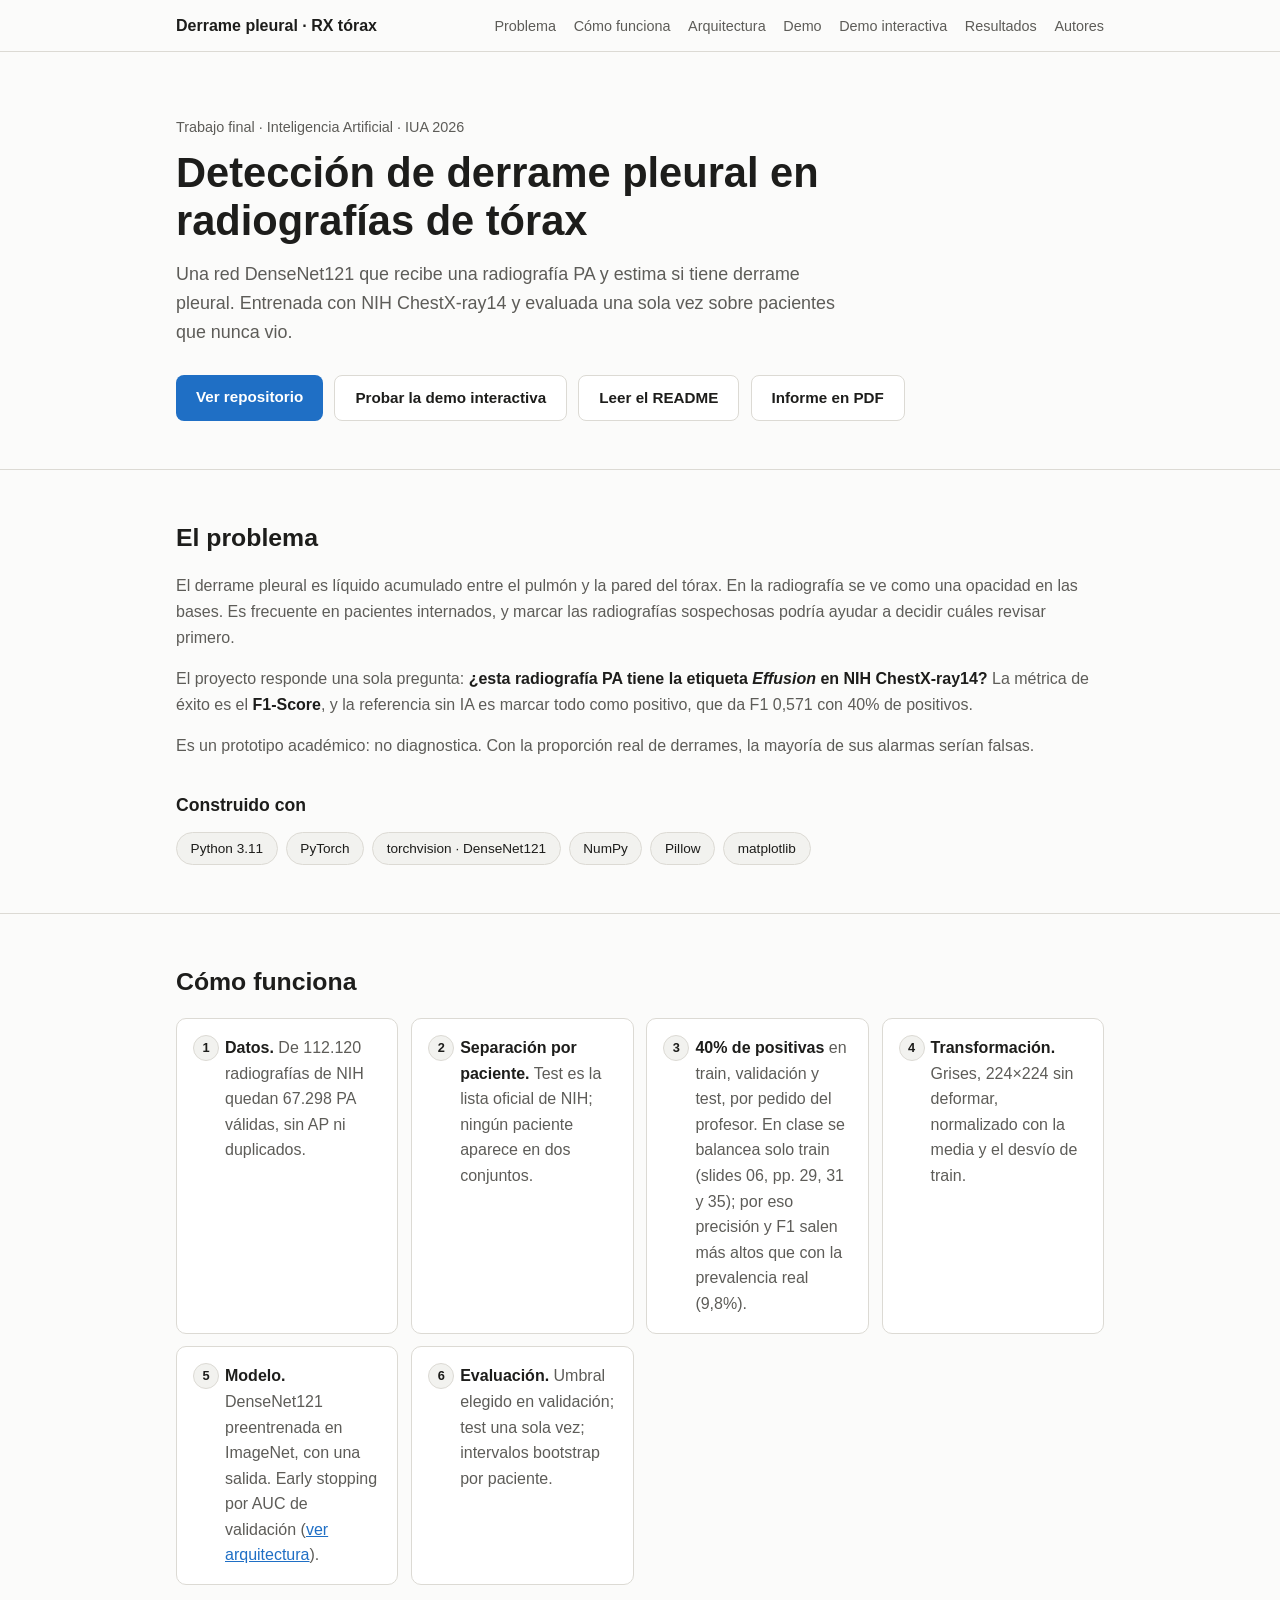
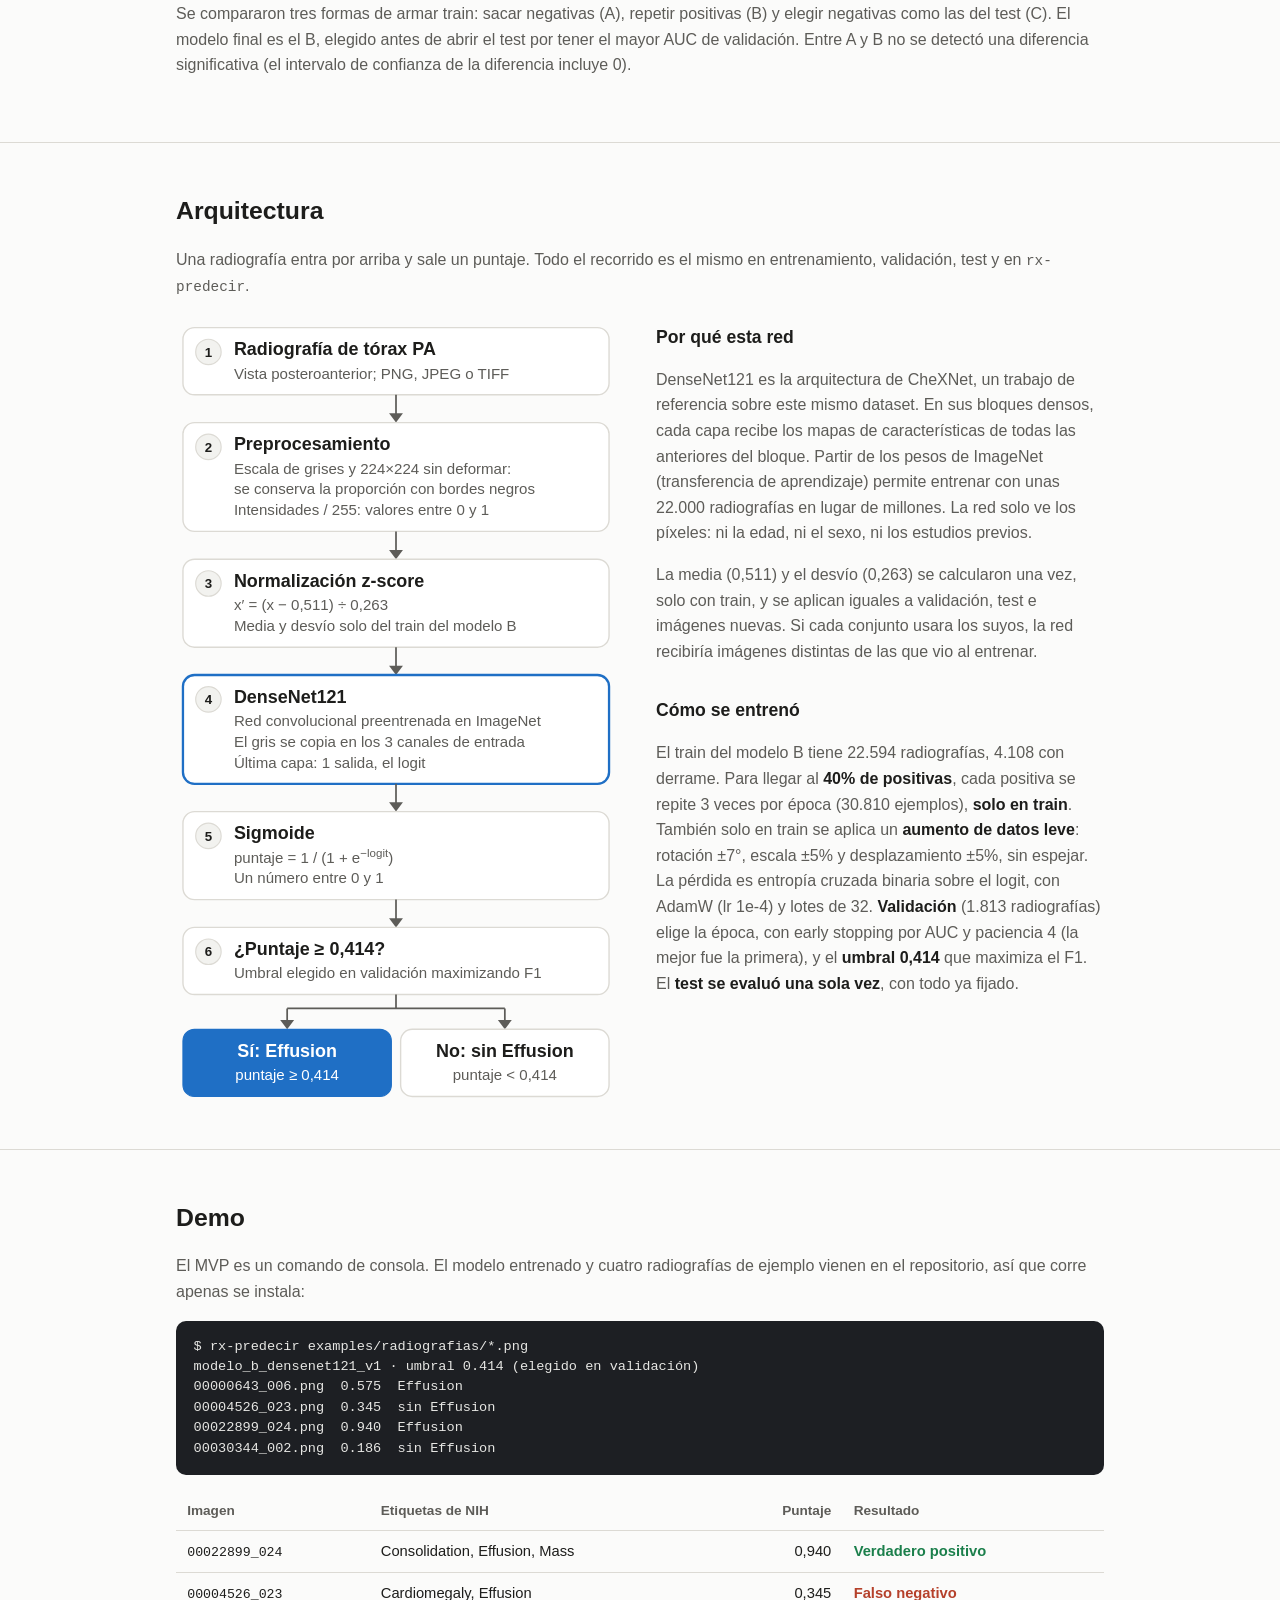
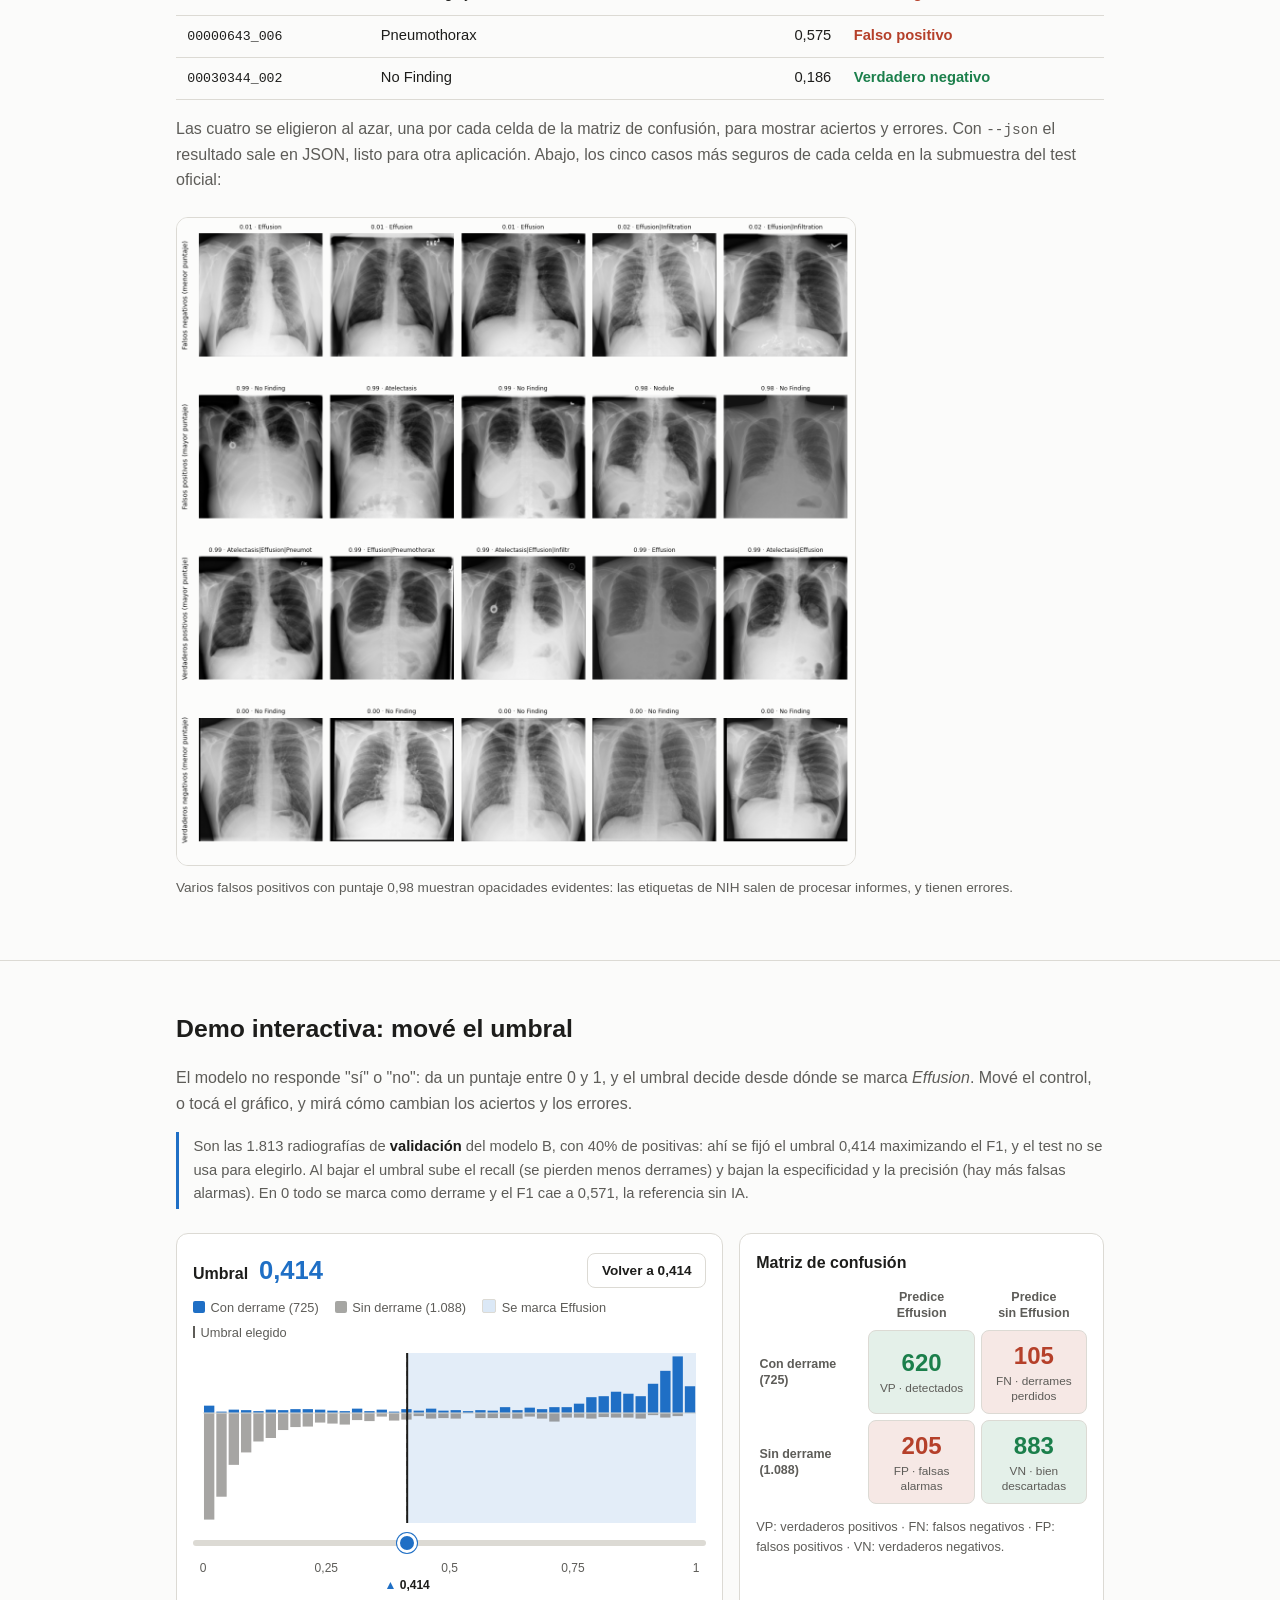
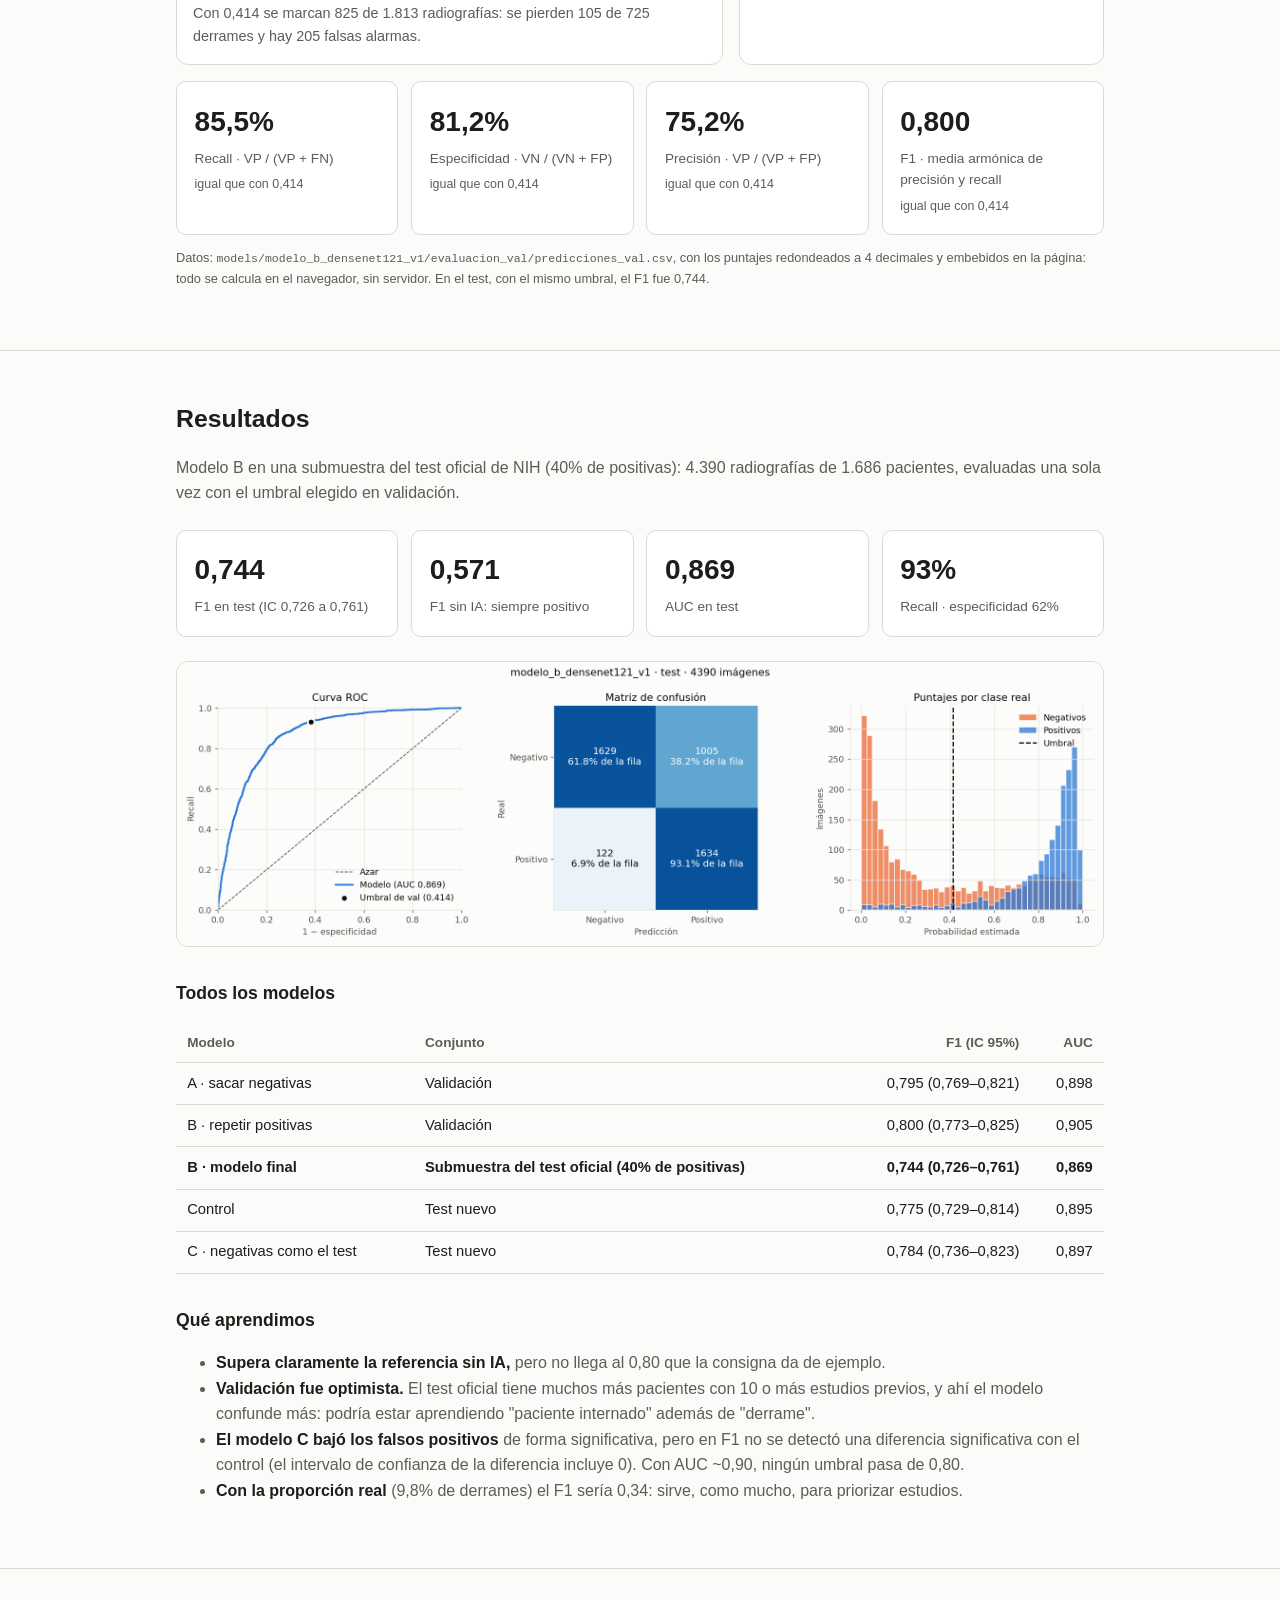
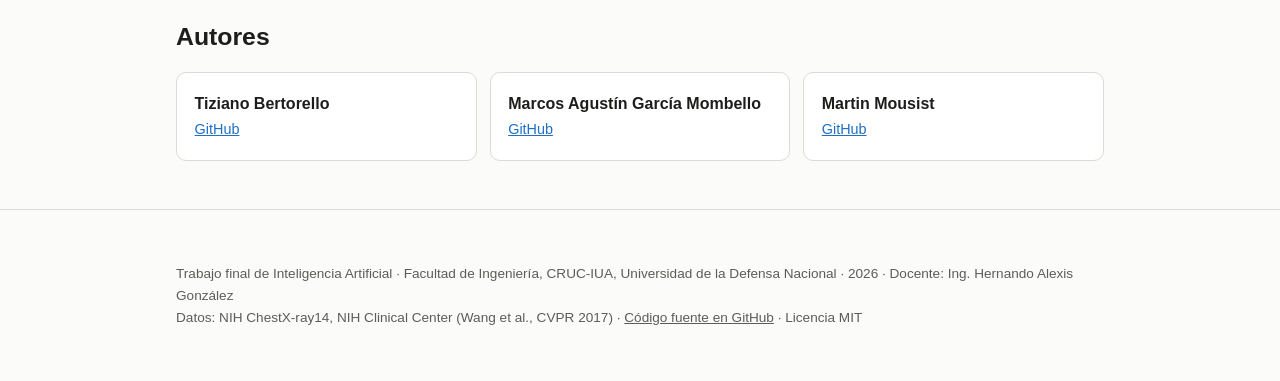
<file: docs/index.html>
<!DOCTYPE html>
<html lang="es">
<head>
  <meta charset="UTF-8">
  <meta name="viewport" content="width=device-width, initial-scale=1.0">
  <title>Derrame pleural en radiografías</title>
  <meta name="description" content="DenseNet121 que detecta derrame pleural (Effusion) en radiografías de tórax PA de NIH ChestX-ray14. Trabajo final de Inteligencia Artificial, IUA 2026.">
  <link rel="stylesheet" href="assets/style.css">
  <style>
    /* Arquitectura y demo interactiva. Usan las variables de assets/style.css, así que siguen el modo oscuro. */
    .arq { display: grid; grid-template-columns: minmax(0, 1fr); gap: 1.5rem 2.5rem; align-items: start; margin-top: 1.5rem; }
    .arq-diagrama { max-width: 460px; width: 100%; margin: 0 auto; }
    @media (min-width: 820px) { .arq { grid-template-columns: minmax(0, 440px) minmax(0, 1fr); } }
    .arq h3:first-child { margin-top: 0; }
    svg.diagrama { width: 100%; height: auto; display: block; }
    .diagrama .caja { fill: var(--card); stroke: var(--line); stroke-width: 1.2; }
    .diagrama .caja-red { fill: var(--card); stroke: var(--accent); stroke-width: 2; }
    .diagrama .caja-si { fill: var(--accent); stroke: var(--accent); }
    .diagrama .t { fill: var(--text); font-size: 15.5px; font-weight: 700; }
    .diagrama .d { fill: var(--text-muted); font-size: 13px; }
    .diagrama .t-si { fill: var(--accent-text); font-size: 15.5px; font-weight: 700; }
    .diagrama .d-si { fill: var(--accent-text); font-size: 13px; }
    .diagrama .circ { fill: var(--bg-alt); stroke: var(--line); }
    .diagrama .n { fill: var(--text); font-size: 11.5px; font-weight: 700; }
    .diagrama .flecha { stroke: var(--text-muted); stroke-width: 1.5; fill: none; }
    .diagrama .punta { fill: var(--text-muted); }

    .nota { font-size: 0.92rem; border-left: 3px solid var(--accent); padding: 0.2rem 0 0.2rem 0.9rem; }
    .demo-grid { display: grid; grid-template-columns: minmax(0, 1fr); gap: 1rem; margin-top: 1.5rem; }
    @media (min-width: 780px) { .demo-grid { grid-template-columns: minmax(0, 3fr) minmax(0, 2fr); } }
    .panel { background: var(--card); border: 1px solid var(--line); border-radius: 12px; padding: 1rem; min-width: 0; }
    .panel h3 { margin: 0 0 0.6rem; font-size: 1rem; }
    .umbral-cabecera { display: flex; flex-wrap: wrap; align-items: center; justify-content: space-between; gap: 0.6rem; margin-bottom: 0.4rem; }
    .umbral-cabecera label { font-weight: 600; }
    .umbral-cabecera output { font-size: 1.6rem; font-weight: 700; font-variant-numeric: tabular-nums; margin-left: 0.4rem; color: var(--accent); }
    button.btn { cursor: pointer; font-family: inherit; line-height: inherit; }
    .btn-chico { padding: 0.35rem 0.85rem; font-size: 0.85rem; }
    .leyenda { display: flex; flex-wrap: wrap; gap: 0.3rem 1rem; font-size: 0.8rem; color: var(--text-muted); margin: 0.2rem 0 0.6rem; }
    .leyenda span::before { content: ""; display: inline-block; width: 0.75rem; height: 0.75rem; border-radius: 2px; margin-right: 0.35rem; vertical-align: -0.1rem; }
    .leyenda .l-pos::before { background: var(--accent); }
    .leyenda .l-neg::before { background: var(--text-muted); opacity: 0.55; }
    .leyenda .l-zona::before { background: color-mix(in srgb, var(--accent) 16%, transparent); border: 1px solid var(--line); }
    .leyenda .l-elegido::before { width: 0; height: 0.8rem; border-radius: 0; border-left: 2px dashed var(--text-muted); }
    .hist-wrap { padding: 0 10px; }
    svg.hist { display: block; width: 100%; height: 170px; touch-action: pan-y; cursor: pointer; }
    .hist .barra-pos { fill: var(--accent); }
    .hist .barra-neg { fill: var(--text-muted); opacity: 0.55; }
    .hist .zona { fill: var(--accent); opacity: 0.12; }
    .hist .eje { stroke: var(--line); stroke-width: 1; }
    .hist .linea-umbral { stroke: var(--text); stroke-width: 2; }
    .hist .linea-elegido { stroke: var(--text-muted); stroke-width: 1.5; stroke-dasharray: 5 4; }
    .rango-wrap { position: relative; margin-top: 0.4rem; }
    .rango { -webkit-appearance: none; appearance: none; display: block; width: 100%; height: 28px; margin: 0; background: transparent; cursor: pointer; }
    .rango:focus { outline: none; }
    .rango:focus-visible { outline: 2px solid var(--accent); outline-offset: 3px; border-radius: 6px; }
    .rango::-webkit-slider-runnable-track { height: 6px; border-radius: 3px; background: var(--line); }
    .rango::-webkit-slider-thumb { -webkit-appearance: none; box-sizing: border-box; width: 20px; height: 20px; margin-top: -7px; border-radius: 50%; background: var(--accent); border: 3px solid var(--card); box-shadow: 0 0 0 1px var(--accent); }
    .rango::-moz-range-track { height: 6px; border-radius: 3px; background: var(--line); }
    .rango::-moz-range-thumb { box-sizing: border-box; width: 20px; height: 20px; border-radius: 50%; background: var(--accent); border: 3px solid var(--card); box-shadow: 0 0 0 1px var(--accent); }
    .escala { position: relative; height: 2.6rem; font-size: 0.75rem; color: var(--text-muted); font-variant-numeric: tabular-nums; }
    .escala span { position: absolute; top: 0.1rem; left: calc(10px + (100% - 20px) * var(--p)); transform: translateX(-50%); white-space: nowrap; }
    .escala .marca-elegido { top: 1.15rem; color: var(--text); font-weight: 600; }
    .escala .marca-elegido::before { content: "▲ "; color: var(--accent); }
    .resumen { font-size: 0.9rem; margin: 0.2rem 0 0; }
    table.mc { table-layout: fixed; border-collapse: separate; border-spacing: 6px; margin: -6px; width: calc(100% + 12px); font-size: 0.85rem; }
    table.mc th { border: 0; padding: 0.2rem; text-align: center; vertical-align: bottom; font-size: 0.78rem; line-height: 1.3; }
    table.mc th[scope="row"] { text-align: left; vertical-align: middle; width: 30%; }
    table.mc td { border: 1px solid var(--line); border-radius: 8px; padding: 0.6rem 0.3rem; text-align: center; vertical-align: middle; line-height: 1.25; }
    table.mc td strong { display: block; font-size: 1.5rem; font-variant-numeric: tabular-nums; }
    table.mc td span { display: block; font-size: 0.74rem; color: var(--text-muted); margin-top: 0.2rem; }
    table.mc td.mc-bien { background: color-mix(in srgb, var(--good) 12%, var(--card)); }
    table.mc td.mc-bien strong { color: var(--good); }
    table.mc td.mc-mal { background: color-mix(in srgb, var(--bad) 12%, var(--card)); }
    table.mc td.mc-mal strong { color: var(--bad); }
    .mc-pie { font-size: 0.8rem; color: var(--text-muted); margin: 0.8rem 0 0; }
    .stats.metricas { margin: 1rem 0 0.5rem; }
    .stat-card .delta { font-size: 0.78rem; color: var(--text-muted); margin-top: 0.35rem; font-variant-numeric: tabular-nums; }
    .fuente { font-size: 0.8rem; }
    .fuente code { overflow-wrap: anywhere; }
    .nw { white-space: nowrap; }
  </style>
</head>
<body>

  <nav>
    <div class="container">
      <span class="brand">Derrame pleural · RX tórax</span>
      <ul>
        <li><a href="#problema">Problema</a></li>
        <li><a href="#como">Cómo funciona</a></li>
        <li><a href="#arquitectura">Arquitectura</a></li>
        <li><a href="#demo">Demo</a></li>
        <li><a href="#umbral">Demo interactiva</a></li>
        <li><a href="#resultados">Resultados</a></li>
        <li><a href="#autores">Autores</a></li>
      </ul>
    </div>
  </nav>

  <header class="hero">
    <div class="container">
      <p class="eyebrow">Trabajo final · Inteligencia Artificial · IUA 2026</p>
      <h1>Detección de derrame pleural en radiografías de tórax</h1>
      <p class="tagline">Una red DenseNet121 que recibe una radiografía PA y estima si tiene derrame pleural. Entrenada con NIH ChestX-ray14 y evaluada una sola vez sobre pacientes que nunca vio.</p>
      <div class="cta-row">
        <a class="btn btn-primary" href="https://github.com/Marcouzis11/iaproyecto">Ver repositorio</a>
        <a class="btn btn-secondary" href="#umbral">Probar la demo interactiva</a>
        <a class="btn btn-secondary" href="https://github.com/Marcouzis11/iaproyecto#readme">Leer el README</a>
        <a class="btn btn-secondary" href="Informe_proceso_Effusion.pdf">Informe en PDF</a>
      </div>
    </div>
  </header>

  <section id="problema">
    <div class="container">
      <h2>El problema</h2>
      <p>El derrame pleural es líquido acumulado entre el pulmón y la pared del tórax. En la radiografía se ve como una opacidad en las bases. Es frecuente en pacientes internados, y marcar las radiografías sospechosas podría ayudar a decidir cuáles revisar primero.</p>
      <p>El proyecto responde una sola pregunta: <strong>¿esta radiografía PA tiene la etiqueta <em>Effusion</em> en NIH ChestX-ray14?</strong> La métrica de éxito es el <strong>F1-Score</strong>, y la referencia sin IA es marcar todo como positivo, que da F1 0,571 con 40% de positivos.</p>
      <p>Es un prototipo académico: no diagnostica. Con la proporción real de derrames, la mayoría de sus alarmas serían falsas.</p>

      <h3>Construido con</h3>
      <div class="pills">
        <span class="pill">Python 3.11</span>
        <span class="pill">PyTorch</span>
        <span class="pill">torchvision · DenseNet121</span>
        <span class="pill">NumPy</span>
        <span class="pill">Pillow</span>
        <span class="pill">matplotlib</span>
      </div>
    </div>
  </section>

  <section id="como">
    <div class="container">
      <h2>Cómo funciona</h2>
      <ol class="steps">
        <li><strong>Datos.</strong> De 112.120 radiografías de NIH quedan 67.298 PA válidas, sin AP ni duplicados.</li>
        <li><strong>Separación por paciente.</strong> Test es la lista oficial de NIH; ningún paciente aparece en dos conjuntos.</li>
        <li><strong>40% de positivas</strong> en train, validación y test, por pedido del profesor. En clase se balancea solo train (slides 06, pp. 29, 31 y 35); por eso precisión y F1 salen más altos que con la prevalencia real (9,8%).</li>
        <li><strong>Transformación.</strong> Grises, 224×224 sin deformar, normalizado con la media y el desvío de train.</li>
        <li><strong>Modelo.</strong> DenseNet121 preentrenada en ImageNet, con una salida. Early stopping por AUC de validación (<a href="#arquitectura">ver arquitectura</a>).</li>
        <li><strong>Evaluación.</strong> Umbral elegido en validación; test una sola vez; intervalos bootstrap por paciente.</li>
      </ol>
      <p>Se compararon tres formas de armar train: sacar negativas (A), repetir positivas (B) y elegir negativas como las del test (C). El modelo final es el B, elegido antes de abrir el test por tener el mayor AUC de validación. Entre A y B no se detectó una diferencia significativa (el intervalo de confianza de la diferencia incluye 0).</p>
    </div>
  </section>

  <section id="arquitectura">
    <div class="container">
      <h2>Arquitectura</h2>
      <p>Una radiografía entra por arriba y sale un puntaje. Todo el recorrido es el mismo en entrenamiento, validación, test y en <code>rx-predecir</code>.</p>
      <div class="arq">
        <div class="arq-diagrama">
          <svg class="diagrama" viewBox="0 0 380 672" role="img" aria-labelledby="arq-titulo arq-desc">
            <title id="arq-titulo">Recorrido de una radiografía por el modelo</title>
            <desc id="arq-desc">Radiografía PA; escala de grises, 224 por 224 conservando la proporción con bordes negros e intensidades divididas por 255; z-score con media 0,511 y desvío 0,263 de train; DenseNet121 preentrenada en ImageNet con una sola salida; sigmoide que da un puntaje de 0 a 1; si el puntaje es mayor o igual a 0,414 la radiografía se marca como Effusion.</desc>

            <rect class="caja" x="6" y="4" width="368" height="58" rx="10"/>
            <circle class="circ" cx="28" cy="25" r="11"/><text class="n" x="28" y="29" text-anchor="middle">1</text>
            <text class="t" x="50" y="28">Radiografía de tórax PA</text>
            <text class="d" x="50" y="48">Vista posteroanterior; PNG, JPEG o TIFF</text>

            <line class="flecha" x1="190" y1="62" x2="190" y2="79"/><polygon class="punta" points="184,78 196,78 190,86"/>

            <rect class="caja" x="6" y="86" width="368" height="94" rx="10"/>
            <circle class="circ" cx="28" cy="107" r="11"/><text class="n" x="28" y="111" text-anchor="middle">2</text>
            <text class="t" x="50" y="110">Preprocesamiento</text>
            <text class="d" x="50" y="130">Escala de grises y 224×224 sin deformar:</text>
            <text class="d" x="50" y="148">se conserva la proporción con bordes negros</text>
            <text class="d" x="50" y="166">Intensidades / 255: valores entre 0 y 1</text>

            <line class="flecha" x1="190" y1="180" x2="190" y2="197"/><polygon class="punta" points="184,196 196,196 190,204"/>

            <rect class="caja" x="6" y="204" width="368" height="76" rx="10"/>
            <circle class="circ" cx="28" cy="225" r="11"/><text class="n" x="28" y="229" text-anchor="middle">3</text>
            <text class="t" x="50" y="228">Normalización z-score</text>
            <text class="d" x="50" y="248">x′ = (x − 0,511) ÷ 0,263</text>
            <text class="d" x="50" y="266">Media y desvío solo del train del modelo B</text>

            <line class="flecha" x1="190" y1="280" x2="190" y2="297"/><polygon class="punta" points="184,296 196,296 190,304"/>

            <rect class="caja-red" x="6" y="304" width="368" height="94" rx="10"/>
            <circle class="circ" cx="28" cy="325" r="11"/><text class="n" x="28" y="329" text-anchor="middle">4</text>
            <text class="t" x="50" y="328">DenseNet121</text>
            <text class="d" x="50" y="348">Red convolucional preentrenada en ImageNet</text>
            <text class="d" x="50" y="366">El gris se copia en los 3 canales de entrada</text>
            <text class="d" x="50" y="384">Última capa: 1 salida, el logit</text>

            <line class="flecha" x1="190" y1="398" x2="190" y2="415"/><polygon class="punta" points="184,414 196,414 190,422"/>

            <rect class="caja" x="6" y="422" width="368" height="76" rx="10"/>
            <circle class="circ" cx="28" cy="443" r="11"/><text class="n" x="28" y="447" text-anchor="middle">5</text>
            <text class="t" x="50" y="446">Sigmoide</text>
            <text class="d" x="50" y="466">puntaje = 1 / (1 + e<tspan dy="-5" font-size="10">−logit</tspan><tspan dy="5">)</tspan></text>
            <text class="d" x="50" y="484">Un número entre 0 y 1</text>

            <line class="flecha" x1="190" y1="498" x2="190" y2="515"/><polygon class="punta" points="184,514 196,514 190,522"/>

            <rect class="caja" x="6" y="522" width="368" height="58" rx="10"/>
            <circle class="circ" cx="28" cy="543" r="11"/><text class="n" x="28" y="547" text-anchor="middle">6</text>
            <text class="t" x="50" y="546">¿Puntaje ≥ 0,414?</text>
            <text class="d" x="50" y="566">Umbral elegido en validación maximizando F1</text>

            <path class="flecha" d="M190 580 V592 M96 592 H284 M96 592 V603 M284 592 V603"/>
            <polygon class="punta" points="90,602 102,602 96,610"/>
            <polygon class="punta" points="278,602 290,602 284,610"/>

            <rect class="caja-si" x="6" y="610" width="180" height="58" rx="10"/>
            <text class="t-si" x="96" y="634" text-anchor="middle">Sí: Effusion</text>
            <text class="d-si" x="96" y="654" text-anchor="middle">puntaje ≥ 0,414</text>

            <rect class="caja" x="194" y="610" width="180" height="58" rx="10"/>
            <text class="t" x="284" y="634" text-anchor="middle">No: sin Effusion</text>
            <text class="d" x="284" y="654" text-anchor="middle">puntaje &lt; 0,414</text>
          </svg>
        </div>
        <div>
          <h3>Por qué esta red</h3>
          <p>DenseNet121 es la arquitectura de CheXNet, un trabajo de referencia sobre este mismo dataset. En sus bloques densos, cada capa recibe los mapas de características de todas las anteriores del bloque. Partir de los pesos de ImageNet (transferencia de aprendizaje) permite entrenar con unas 22.000 radiografías en lugar de millones. La red solo ve los píxeles: ni la edad, ni el sexo, ni los estudios previos.</p>
          <p>La media (0,511) y el desvío (0,263) se calcularon una vez, solo con train, y se aplican iguales a validación, test e imágenes nuevas. Si cada conjunto usara los suyos, la red recibiría imágenes distintas de las que vio al entrenar.</p>

          <h3>Cómo se entrenó</h3>
          <p>El train del modelo B tiene 22.594 radiografías, 4.108 con derrame. Para llegar al <strong>40% de positivas</strong>, cada positiva se repite 3 veces por época (30.810 ejemplos), <strong>solo en train</strong>. También solo en train se aplica un <strong>aumento de datos leve</strong>: rotación ±7°, escala ±5% y desplazamiento ±5%, sin espejar. La pérdida es entropía cruzada binaria sobre el logit, con AdamW (lr 1e-4) y lotes de 32. <strong>Validación</strong> (1.813 radiografías) elige la época, con early stopping por AUC y paciencia 4 (la mejor fue la primera), y el <strong>umbral 0,414</strong> que maximiza el F1. El <strong>test se evaluó una sola vez</strong>, con todo ya fijado.</p>
        </div>
      </div>
    </div>
  </section>

  <section id="demo">
    <div class="container">
      <h2>Demo</h2>
      <p>El MVP es un comando de consola. El modelo entrenado y cuatro radiografías de ejemplo vienen en el repositorio, así que corre apenas se instala:</p>
<pre class="terminal">$ rx-predecir examples/radiografias/*.png
modelo_b_densenet121_v1 · umbral 0.414 (elegido en validación)
00000643_006.png  0.575  Effusion
00004526_023.png  0.345  sin Effusion
00022899_024.png  0.940  Effusion
00030344_002.png  0.186  sin Effusion</pre>
      <div class="table-wrap">
        <table>
          <thead><tr><th>Imagen</th><th>Etiquetas de NIH</th><th class="num">Puntaje</th><th>Resultado</th></tr></thead>
          <tbody>
            <tr><td><code>00022899_024</code></td><td>Consolidation, Effusion, Mass</td><td class="num">0,940</td><td class="ok">Verdadero positivo</td></tr>
            <tr><td><code>00004526_023</code></td><td>Cardiomegaly, Effusion</td><td class="num">0,345</td><td class="ko">Falso negativo</td></tr>
            <tr><td><code>00000643_006</code></td><td>Pneumothorax</td><td class="num">0,575</td><td class="ko">Falso positivo</td></tr>
            <tr><td><code>00030344_002</code></td><td>No Finding</td><td class="num">0,186</td><td class="ok">Verdadero negativo</td></tr>
          </tbody>
        </table>
      </div>
      <p>Las cuatro se eligieron al azar, una por cada celda de la matriz de confusión, para mostrar aciertos y errores. Con <code>--json</code> el resultado sale en JSON, listo para otra aplicación. Abajo, los cinco casos más seguros de cada celda en la submuestra del test oficial:</p>
      <div class="figure narrow"><img src="img/test_modelo_b_ejemplos.png" alt="Grilla de radiografías de la submuestra del test oficial: verdaderos positivos, falsos negativos, falsos positivos y verdaderos negativos, con su puntaje"></div>
      <p class="figure-caption">Varios falsos positivos con puntaje 0,98 muestran opacidades evidentes: las etiquetas de NIH salen de procesar informes, y tienen errores.</p>
    </div>
  </section>

  <section id="umbral">
    <div class="container">
      <h2>Demo interactiva: mové el umbral</h2>
      <p>El modelo no responde "sí" o "no": da un puntaje entre 0 y 1, y el umbral decide desde dónde se marca <em>Effusion</em>. Mové el control, o tocá el gráfico, y mirá cómo cambian los aciertos y los errores.</p>
      <p class="nota">Son las 1.813 radiografías de <strong>validación</strong> del modelo B, con 40% de positivas: ahí se fijó el umbral 0,414 maximizando el F1, y el test no se usa para elegirlo. Al bajar el umbral sube el recall (se pierden menos derrames) y bajan la especificidad y la precisión (hay más falsas alarmas). En 0 todo se marca como derrame y el F1 cae a 0,571, la referencia sin IA.</p>

      <div class="demo-grid">
        <div class="panel">
          <div class="umbral-cabecera">
            <label for="umbral-rango">Umbral <output id="umbral-valor" for="umbral-rango">0,414</output></label>
            <button type="button" class="btn btn-secondary btn-chico" id="umbral-volver">Volver a 0,414</button>
          </div>
          <div class="leyenda" aria-hidden="true">
            <span class="l-pos">Con derrame (725)</span>
            <span class="l-neg">Sin derrame (1.088)</span>
            <span class="l-zona">Se marca Effusion</span>
            <span class="l-elegido">Umbral elegido</span>
          </div>
          <div class="hist-wrap">
            <svg class="hist" id="umbral-hist" viewBox="0 0 1000 200" preserveAspectRatio="none" role="img" aria-label="Histograma de puntajes de validación: las radiografías con derrame arriba del eje y las sin derrame abajo, con la línea del umbral."></svg>
          </div>
          <div class="rango-wrap">
            <input class="rango" type="range" id="umbral-rango" min="0" max="1000" step="1" value="414" aria-valuetext="0,414">
          </div>
          <div class="escala" aria-hidden="true">
            <span style="--p: 0">0</span>
            <span style="--p: 0.25">0,25</span>
            <span style="--p: 0.5">0,5</span>
            <span style="--p: 0.75">0,75</span>
            <span style="--p: 1">1</span>
            <span class="marca-elegido" style="--p: 0.414">0,414</span>
          </div>
          <p class="resumen" id="umbral-resumen" aria-live="polite">Con 0,414 se marcan 825 de 1.813 radiografías: se pierden 105 de 725 derrames y hay 205 falsas alarmas.</p>
        </div>

        <div class="panel">
          <h3>Matriz de confusión</h3>
          <table class="mc">
            <thead>
              <tr><th></th><th scope="col">Predice<br>Effusion</th><th scope="col">Predice<br>sin Effusion</th></tr>
            </thead>
            <tbody>
              <tr>
                <th scope="row">Con derrame<br>(725)</th>
                <td class="mc-bien"><strong id="mc-vp">620</strong><span>VP · detectados</span></td>
                <td class="mc-mal"><strong id="mc-fn">105</strong><span>FN · derrames perdidos</span></td>
              </tr>
              <tr>
                <th scope="row">Sin derrame<br>(1.088)</th>
                <td class="mc-mal"><strong id="mc-fp">205</strong><span>FP · falsas alarmas</span></td>
                <td class="mc-bien"><strong id="mc-vn">883</strong><span>VN · bien descartadas</span></td>
              </tr>
            </tbody>
          </table>
          <p class="mc-pie">VP: verdaderos positivos · FN: falsos negativos · FP: falsos positivos · VN: verdaderos negativos.</p>
        </div>
      </div>

      <div class="stats metricas">
        <div class="stat-card"><div class="value" id="m-recall">85,5%</div><div class="label">Recall · <span class="nw">VP / (VP + FN)</span></div><div class="delta" id="d-recall">igual que con 0,414</div></div>
        <div class="stat-card"><div class="value" id="m-esp">81,2%</div><div class="label">Especificidad · <span class="nw">VN / (VN + FP)</span></div><div class="delta" id="d-esp">igual que con 0,414</div></div>
        <div class="stat-card"><div class="value" id="m-prec">75,2%</div><div class="label">Precisión · <span class="nw">VP / (VP + FP)</span></div><div class="delta" id="d-prec">igual que con 0,414</div></div>
        <div class="stat-card"><div class="value" id="m-f1">0,800</div><div class="label">F1 · media armónica de precisión y recall</div><div class="delta" id="d-f1">igual que con 0,414</div></div>
      </div>
      <p class="fuente">Datos: <code>models/modelo_b_densenet121_v1/evaluacion_val/predicciones_val.csv</code>, con los puntajes redondeados a 4 decimales y embebidos en la página: todo se calcula en el navegador, sin servidor. En el test, con el mismo umbral, el F1 fue 0,744.</p>
    </div>
  </section>

  <section id="resultados">
    <div class="container">
      <h2>Resultados</h2>
      <p>Modelo B en una submuestra del test oficial de NIH (40% de positivas): 4.390 radiografías de 1.686 pacientes, evaluadas una sola vez con el umbral elegido en validación.</p>

      <div class="stats">
        <div class="stat-card"><div class="value">0,744</div><div class="label">F1 en test (IC 0,726 a 0,761)</div></div>
        <div class="stat-card"><div class="value">0,571</div><div class="label">F1 sin IA: siempre positivo</div></div>
        <div class="stat-card"><div class="value">0,869</div><div class="label">AUC en test</div></div>
        <div class="stat-card"><div class="value">93%</div><div class="label">Recall · especificidad 62%</div></div>
      </div>

      <div class="figure"><img src="img/test_modelo_b.png" alt="Curva ROC, matriz de confusión y distribución de puntajes del modelo B en la submuestra del test oficial"></div>

      <h3>Todos los modelos</h3>
      <div class="table-wrap">
        <table>
          <thead><tr><th>Modelo</th><th>Conjunto</th><th class="num">F1 (IC 95%)</th><th class="num">AUC</th></tr></thead>
          <tbody>
            <tr><td>A · sacar negativas</td><td>Validación</td><td class="num">0,795 (0,769–0,821)</td><td class="num">0,898</td></tr>
            <tr><td>B · repetir positivas</td><td>Validación</td><td class="num">0,800 (0,773–0,825)</td><td class="num">0,905</td></tr>
            <tr class="highlight"><td>B · modelo final</td><td>Submuestra del test oficial (40% de positivas)</td><td class="num">0,744 (0,726–0,761)</td><td class="num">0,869</td></tr>
            <tr><td>Control</td><td>Test nuevo</td><td class="num">0,775 (0,729–0,814)</td><td class="num">0,895</td></tr>
            <tr><td>C · negativas como el test</td><td>Test nuevo</td><td class="num">0,784 (0,736–0,823)</td><td class="num">0,897</td></tr>
          </tbody>
        </table>
      </div>

      <h3>Qué aprendimos</h3>
      <ul>
        <li><strong>Supera claramente la referencia sin IA,</strong> pero no llega al 0,80 que la consigna da de ejemplo.</li>
        <li><strong>Validación fue optimista.</strong> El test oficial tiene muchos más pacientes con 10 o más estudios previos, y ahí el modelo confunde más: podría estar aprendiendo "paciente internado" además de "derrame".</li>
        <li><strong>El modelo C bajó los falsos positivos</strong> de forma significativa, pero en F1 no se detectó una diferencia significativa con el control (el intervalo de confianza de la diferencia incluye 0). Con AUC ~0,90, ningún umbral pasa de 0,80.</li>
        <li><strong>Con la proporción real</strong> (9,8% de derrames) el F1 sería 0,34: sirve, como mucho, para priorizar estudios.</li>
      </ul>
    </div>
  </section>

  <section id="autores">
    <div class="container">
      <h2>Autores</h2>
      <div class="authors">
        <div class="author-card">
          <div class="name">Tiziano Bertorello</div>
          <a href="https://github.com/tiziberto">GitHub</a>
        </div>
        <div class="author-card">
          <div class="name">Marcos Agustín García Mombello</div>
          <a href="https://github.com/Marcouzis11">GitHub</a>
        </div>
        <div class="author-card">
          <div class="name">Martin Mousist</div>
          <a href="https://github.com/MartinMousist">GitHub</a>
        </div>
      </div>
    </div>
  </section>

  <footer>
    <div class="container">
      <p>
        Trabajo final de Inteligencia Artificial · Facultad de Ingeniería, CRUC-IUA, Universidad de la Defensa Nacional · 2026 · Docente: Ing. Hernando Alexis González<br>
        Datos: NIH ChestX-ray14, NIH Clinical Center (Wang et al., CVPR 2017) ·
        <a href="https://github.com/Marcouzis11/iaproyecto">Código fuente en GitHub</a> · Licencia MIT
      </p>
    </div>
  </footer>

  <!-- Predicciones de validación del modelo B (target y puntaje, 4 decimales) para la demo del umbral -->
  <script type="application/json" id="datos-val">{"umbral":0.4139,"target":[0,1,1,0,0,0,0,1,0,0,0,1,1,1,1,1,1,0,1,1,0,0,1,1,1,0,1,1,0,0,0,0,0,1,0,0,0,0,0,1,1,0,0,0,0,1,1,1,0,0,1,1,0,0,1,0,0,0,1,1,0,0,0,0,0,1,1,1,1,0,0,0,1,1,1,1,0,0,0,0,1,1,0,0,1,1,0,0,0,1,0,0,1,0,0,1,1,1,1,1,0,0,0,0,0,1,1,1,1,1,0,0,0,1,0,0,1,1,0,0,1,0,1,1,1,0,1,0,1,0,0,1,0,0,0,0,0,1,0,0,1,1,1,1,1,0,1,1,1,1,0,0,0,1,1,0,0,0,1,1,0,0,0,1,1,1,0,0,0,0,1,0,1,1,0,1,0,0,1,0,0,0,0,0,0,1,0,0,0,0,0,1,0,0,0,1,0,0,0,0,0,1,0,0,1,1,0,0,0,1,1,0,0,0,0,0,0,0,1,1,0,1,1,1,1,1,0,1,0,0,0,1,1,0,0,0,0,1,1,0,0,0,0,1,0,0,0,0,0,0,0,0,0,0,0,0,0,1,1,0,1,1,1,1,1,1,0,1,0,1,0,0,0,1,0,1,1,1,0,1,0,0,0,1,1,1,1,1,1,1,1,0,0,1,1,1,1,1,1,1,1,1,0,1,0,0,1,1,1,1,0,0,0,0,1,1,1,0,1,1,0,1,1,0,0,0,0,0,0,0,0,0,1,0,0,1,1,1,0,1,1,0,1,1,0,0,0,0,0,1,0,0,1,1,0,0,0,0,1,0,1,1,1,1,1,0,1,0,0,1,0,1,1,1,1,1,1,1,0,0,0,1,1,1,0,0,1,0,0,0,1,0,1,0,0,0,0,0,0,1,1,1,0,0,0,0,0,0,0,0,1,0,1,1,0,1,1,1,1,0,0,1,1,0,0,1,0,1,1,0,0,0,0,1,1,1,1,0,0,0,0,0,1,0,1,1,1,1,1,1,1,1,1,0,1,1,1,1,1,1,0,1,1,1,1,0,0,0,0,0,1,1,0,0,0,0,1,0,1,0,0,0,0,0,0,0,1,1,0,1,0,0,0,1,0,0,1,1,1,1,1,0,0,0,0,1,0,0,0,0,0,0,0,0,1,0,0,0,1,0,0,0,0,1,0,0,1,1,1,0,0,0,1,0,0,1,0,0,0,0,1,1,0,0,0,0,1,0,0,1,1,0,0,1,0,0,0,0,0,0,1,1,0,1,1,0,1,1,1,0,1,1,1,0,0,0,0,0,0,0,0,0,0,0,0,0,0,1,1,0,0,0,0,0,0,0,0,0,0,0,0,0,1,0,0,0,1,0,0,0,0,0,0,0,0,1,1,1,0,0,0,0,0,0,1,1,0,0,0,0,0,0,0,0,0,0,1,0,1,1,1,1,0,0,0,0,0,0,1,1,1,1,1,1,1,1,1,1,0,1,0,0,1,0,1,1,0,0,0,0,0,0,1,0,0,1,1,1,0,0,0,1,1,1,0,0,1,1,0,0,0,0,0,0,0,0,0,0,0,1,0,1,1,0,0,1,0,0,0,0,1,0,1,0,0,0,1,0,0,1,1,0,1,1,1,1,0,0,0,0,1,1,0,0,1,0,0,0,0,0,0,0,0,0,1,0,0,0,1,0,0,1,0,1,0,0,0,0,1,0,0,1,1,0,1,1,0,0,0,0,0,0,0,1,0,0,0,0,0,1,1,0,0,1,0,0,0,0,1,1,1,1,1,1,1,0,0,0,0,0,0,0,0,1,1,1,1,0,0,0,0,0,0,0,1,0,0,1,1,1,0,0,0,0,0,0,0,0,0,1,0,0,0,0,1,0,1,1,0,0,0,0,0,0,1,1,1,0,0,0,0,1,1,1,0,1,0,0,0,0,1,0,0,0,0,0,0,0,0,0,0,1,1,0,0,0,1,1,0,0,0,0,0,0,0,0,0,0,0,0,0,0,1,0,0,0,0,1,0,0,0,1,1,1,0,0,0,0,0,0,0,1,0,1,1,1,0,0,0,1,0,0,0,0,1,0,0,0,1,1,1,1,1,1,1,1,1,1,1,0,1,0,1,1,1,1,1,0,1,0,1,0,0,0,0,1,1,1,0,1,0,0,1,1,0,0,0,0,1,1,0,0,0,1,0,1,1,0,1,0,0,0,0,0,0,0,0,0,1,1,0,1,1,0,0,0,1,1,0,0,0,0,0,0,0,0,0,0,0,0,0,0,0,0,0,0,0,0,0,0,0,0,0,0,0,1,1,0,0,0,0,0,0,0,0,0,0,0,0,0,0,0,0,0,0,1,0,0,1,1,1,1,0,0,1,1,0,0,1,1,1,0,0,0,0,0,0,1,0,0,0,0,0,0,0,0,0,1,1,1,0,0,1,0,0,1,0,0,1,1,1,1,1,0,0,1,1,0,0,0,0,1,1,1,1,0,1,1,0,0,0,0,0,1,1,0,1,1,0,0,0,0,0,0,0,0,0,0,0,0,1,0,0,0,0,1,0,0,0,1,1,0,0,0,0,0,0,0,0,0,0,0,0,0,1,0,1,0,1,0,0,0,1,1,0,0,1,1,0,0,0,0,1,0,1,1,1,1,1,0,1,1,0,1,1,0,0,1,1,0,0,0,0,0,0,0,0,0,0,0,0,0,0,1,0,0,0,0,1,0,1,0,0,0,0,0,1,1,0,0,0,1,0,1,0,1,0,1,1,1,0,0,0,0,0,0,0,1,1,0,0,0,0,0,0,0,1,0,0,1,1,1,1,1,1,1,1,1,1,1,1,0,1,1,0,0,0,0,1,1,0,0,1,1,1,1,1,0,1,0,0,0,0,0,0,0,1,0,0,0,1,0,0,1,1,1,0,0,1,1,1,0,1,0,0,1,1,0,1,0,0,0,0,0,0,0,0,1,0,0,1,1,1,0,0,0,0,0,1,0,0,0,0,0,0,0,0,0,1,0,0,0,1,0,0,0,0,1,0,0,0,1,0,1,0,0,0,0,0,1,0,0,0,0,1,1,1,0,1,0,1,1,0,0,0,0,0,1,1,0,1,1,0,0,0,0,0,1,1,0,1,0,1,1,1,1,1,1,0,1,1,1,1,0,1,0,0,1,1,1,0,1,0,1,1,0,1,1,1,0,0,1,0,0,1,0,1,0,0,0,0,1,0,1,1,1,0,0,0,1,1,1,0,0,1,0,1,0,0,0,0,0,1,0,1,1,0,1,1,0,0,0,1,1,0,0,0,0,1,0,0,0,0,0,0,1,0,1,0,1,0,1,1,1,1,0,0,1,1,0,1,1,1,0,1,0,0,0,0,0,0,0,0,0,0,1,1,1,0,0,1,0,0,0,0,0,0,1,0,1,1,1,0,0,1,0,0,1,0,0,0,1,1,1,1,1,1,0,0,1,0,0,0,1,1,1,1,1,1,1,1,1,1,1,1,1,1,1,1,1,0,0,1,1,1,1,1,1,1,0,0,0,0,0,0,0,0,1,0,0,0,0,1,1,0,0,0,0,0,0,0,1,1,0,0,1,0,0,1,0,0,1,0,0,0,0,0,1,0,0,0,0,0,0,0,0,0,0,0,0,1,0,1,0,0,0,0,0,0,1,0,0,0,1,0,0,0,0,0,0,1,1,0,1,0,1,0,0,0,0,1,0,1,0,0,1,0,0,1,1,1,1,0,1,1,1,1,1,0,1,0,0,0,0,1,0,0,0,0,0,0,0,0,0,0,0,0,0,0,0,0,1,1,1,1,1,1,0,0,1,1,0,0,0,0,0,1,1,1,1,0,0,0,1,0,1,1,1,0,1,1,0,0,0,1,1,1,1,1,0,1,1,1,0,0,1,0,0,1,0,0,0,0,0,1,0,0,1,0,0,1,0,0,1,1,1,1,1,0,1,1,0,0,0,1,1,0,0,1,0,1,1,1,1,1,1,1,1,1,1,0,0,0,1,1,1,1,1,1,1,0,0,0,1,1,1,0,1,0,0,0,0,0,0,1,1,1,1,1,0,0,1,0],"score":[0.0078,0.9739,0.9352,0.8623,0.1733,0.1225,0.0076,0.9367,0.1101,0.1034,0.0176,0.9042,0.9642,0.8037,0.5162,0.8814,0.8675,0.0342,0.6594,0.8711,0.042,0.0155,0.7783,0.9405,0.8585,0.0604,0.8914,0.5425,0.0168,0.1723,0.0113,0.5631,0.23,0.9073,0.3574,0.1012,0.0618,0.0485,0.0991,0.7919,0.9174,0.0228,0.0234,0.0691,0.0101,0.8549,0.9434,0.9052,0.0241,0.0479,0.8579,0.7547,0.2001,0.0287,0.8103,0.0685,0.4571,0.3205,0.7074,0.5921,0.0092,0.0909,0.1413,0.0775,0.743,0.0051,0.9727,0.9662,0.9685,0.0409,0.0354,0.0713,0.9353,0.7447,0.7467,0.7634,0.1722,0.3986,0.2066,0.0258,0.2233,0.3175,0.0699,0.2509,0.8039,0.9283,0.0523,0.1305,0.398,0.4894,0.0671,0.0304,0.818,0.0348,0.0301,0.8474,0.8267,0.9588,0.9805,0.9803,0.0983,0.0344,0.1964,0.2644,0.0423,0.8409,0.8789,0.9439,0.8743,0.3048,0.2113,0.5844,0.8461,0.9643,0.3876,0.6079,0.9657,0.9043,0.7512,0.2635,0.8581,0.0122,0.2167,0.3541,0.9115,0.1324,0.9146,0.1227,0.7998,0.1173,0.7461,0.0937,0.4275,0.1837,0.082,0.2336,0.272,0.8375,0.4217,0.0704,0.9253,0.8024,0.9553,0.7714,0.6884,0.0571,0.9767,0.9515,0.9645,0.9474,0.088,0.0186,0.2341,0.9021,0.0681,0.1036,0.918,0.09,0.9393,0.8731,0.025,0.2909,0.2231,0.3939,0.962,0.7945,0.0161,0.0275,0.0551,0.6594,0.7739,0.0123,0.9598,0.9757,0.0427,0.9208,0.8328,0.0125,0.9332,0.1767,0.0521,0.6929,0.878,0.0403,0.0192,0.8464,0.3032,0.051,0.0084,0.015,0.6504,0.1483,0.0299,0.0324,0.125,0.7786,0.1387,0.0077,0.1433,0.0057,0.0167,0.1392,0.1194,0.1328,0.8447,0.281,0.0395,0.3118,0.506,0.7789,0.9001,0.2112,0.1619,0.014,0.0153,0.0487,0.2986,0.1466,0.8674,0.6352,0.0169,0.9613,0.9718,0.9313,0.0822,0.1551,0.0409,0.8691,0.0896,0.0496,0.0797,0.0715,0.9238,0.8811,0.5568,0.3356,0.0877,0.5012,0.7052,0.1862,0.0951,0.5003,0.0064,0.8783,0.0733,0.0569,0.1482,0.2033,0.0661,0.6427,0.7846,0.046,0.0129,0.0057,0.0157,0.2211,0.1954,0.9789,0.9278,0.7951,0.8464,0.8335,0.8136,0.749,0.4576,0.8184,0.7441,0.7789,0.687,0.9749,0.102,0.2475,0.0295,0.8453,0.7112,0.0073,0.0606,0.0837,0.0272,0.0877,0.01,0.047,0.0044,0.395,0.9756,0.8709,0.9584,0.9802,0.9893,0.7826,0.8215,0.3293,0.2637,0.9801,0.9493,0.9502,0.8894,0.4347,0.7997,0.7587,0.9503,0.9493,0.851,0.8756,0.2087,0.006,0.9809,0.9821,0.9889,0.9694,0.0486,0.1697,0.0483,0.1111,0.0165,0.006,0.7575,0.8426,0.015,0.8332,0.0766,0.8652,0.8675,0.0051,0.0047,0.0153,0.0106,0.1493,0.0698,0.0447,0.1074,0.4559,0.9725,0.8674,0.4796,0.9008,0.8921,0.7097,0.6661,0.7138,0.737,0.1024,0.4336,0.8267,0.1769,0.0026,0.0381,0.0726,0.047,0.9178,0.0127,0.0083,0.8409,0.8196,0.5503,0.1761,0.0188,0.0786,0.2622,0.1852,0.9438,0.9236,0.9458,0.9497,0.9023,0.5854,0.4972,0.0438,0.8871,0.7744,0.3487,0.6831,0.818,0.9443,0.8671,0.9505,0.7481,0.9023,0.8376,0.0432,0.0565,0.9513,0.8948,0.8335,0.0408,0.5111,0.778,0.1754,0.0255,0.0323,0.1927,0.3455,0.9681,0.0234,0.874,0.0654,0.625,0.0371,0.0419,0.9294,0.5658,0.8733,0.6386,0.3126,0.6758,0.0108,0.1357,0.1355,0.2637,0.0968,0.0029,0.0123,0.8478,0.9105,0.0777,0.15,0.9483,0.6133,0.9557,0.0351,0.0891,0.8561,0.8902,0.0559,0.369,0.8848,0.0577,0.9673,0.9467,0.0087,0.0049,0.1846,0.1106,0.4077,0.816,0.5828,0.9569,0.3101,0.008,0.0279,0.598,0.4757,0.809,0.04,0.7731,0.9506,0.8865,0.6118,0.8424,0.9375,0.4917,0.0556,0.9795,0.1516,0.9621,0.1468,0.9602,0.9535,0.9438,0.9533,0.1289,0.9337,0.934,0.7947,0.919,0.0294,0.0668,0.4697,0.0364,0.4828,0.944,0.843,0.6286,0.2333,0.0333,0.5615,0.8959,0.93,0.9353,0.0569,0.0993,0.7456,0.6199,0.4741,0.1983,0.0467,0.9832,0.8582,0.0782,0.8674,0.0088,0.0178,0.4771,0.9796,0.5871,0.8296,0.9702,0.9714,0.3446,0.8364,0.9297,0.8584,0.0141,0.0021,0.2765,0.684,0.1933,0.0145,0.0253,0.0197,0.0296,0.0341,0.4965,0.047,0.8006,0.2094,0.1364,0.0343,0.8258,0.8354,0.0245,0.0372,0.1418,0.9407,0.0091,0.0621,0.9815,0.9863,0.1098,0.0109,0.0067,0.2331,0.228,0.1059,0.7938,0.3542,0.1325,0.0056,0.1705,0.345,0.4822,0.7293,0.9177,0.0257,0.0079,0.5618,0.7566,0.052,0.5066,0.2715,0.8345,0.0089,0.3986,0.6259,0.0448,0.0201,0.1088,0.0471,0.0756,0.2684,0.7223,0.1797,0.2106,0.9246,0.8768,0.6045,0.7984,0.5795,0.0535,0.2788,0.8827,0.8598,0.8063,0.7176,0.4725,0.1895,0.0928,0.0887,0.0204,0.0858,0.3946,0.6909,0.6209,0.2991,0.0136,0.4869,0.0387,0.3305,0.9133,0.9405,0.0225,0.0692,0.1761,0.0343,0.3119,0.1537,0.0086,0.0922,0.1059,0.0198,0.0343,0.5709,0.2218,0.2957,0.1861,0.0704,0.1402,0.0057,0.443,0.0202,0.1626,0.1837,0.282,0.0584,0.0344,0.9836,0.9752,0.9429,0.0097,0.0699,0.1584,0.0757,0.3378,0.0352,0.9532,0.0229,0.0146,0.0135,0.0873,0.2337,0.0309,0.0623,0.048,0.0445,0.1433,0.9472,0.6702,0.1337,0.743,0.1154,0.9558,0.9428,0.0078,0.0485,0.0209,0.2032,0.1862,0.1824,0.1936,0.7766,0.9587,0.9614,0.9798,0.9898,0.9905,0.9718,0.9798,0.9792,0.1197,0.7132,0.08,0.3673,0.4609,0.241,0.9689,0.872,0.0371,0.0185,0.6849,0.0055,0.4879,0.582,0.7235,0.0504,0.0105,0.0129,0.9877,0.8486,0.0838,0.0563,0.2031,0.2334,0.6403,0.252,0.0057,0.0384,0.9202,0.5021,0.0936,0.3827,0.1437,0.5035,0.035,0.0429,0.007,0.0125,0.7578,0.0824,0.422,0.9654,0.0176,0.9868,0.9773,0.2186,0.5134,0.8441,0.1923,0.0481,0.1309,0.6081,0.6133,0.7903,0.1858,0.3207,0.2858,0.4232,0.8889,0.0297,0.9416,0.9439,0.9457,0.9297,0.9421,0.7818,0.9129,0.8681,0.1195,0.0099,0.0863,0.5065,0.9698,0.9226,0.0424,0.0447,0.985,0.9577,0.1556,0.128,0.6324,0.2244,0.3379,0.0504,0.0228,0.2254,0.9018,0.578,0.2403,0.1632,0.4625,0.0299,0.1629,0.6104,0.1376,0.8089,0.0081,0.0224,0.0649,0.1731,0.023,0.0665,0.0696,0.0107,0.9673,0.857,0.658,0.8216,0.0829,0.0751,0.2726,0.2324,0.0903,0.0084,0.8778,0.9673,0.0027,0.7001,0.4137,0.0474,0.0803,0.9833,0.9835,0.1023,0.0451,0.8506,0.0889,0.0421,0.1389,0.0678,0.9016,0.936,0.9649,0.1684,0.9354,0.8716,0.9289,0.0313,0.0388,0.2133,0.0073,0.0175,0.0882,0.0292,0.2167,0.6985,0.9115,0.8017,0.2575,0.1068,0.0257,0.0121,0.1146,0.1126,0.1144,0.0949,0.3688,0.0595,0.0122,0.8947,0.3604,0.3694,0.4003,0.0517,0.6818,0.0048,0.0191,0.0355,0.0228,0.4006,0.1291,0.8206,0.0689,0.0371,0.0503,0.1102,0.8209,0.1287,0.236,0.9399,0.5917,0.4419,0.6922,0.1357,0.382,0.1637,0.009,0.9729,0.4236,0.1556,0.033,0.0526,0.7461,0.9774,0.9579,0.9574,0.2371,0.9715,0.0728,0.3764,0.1867,0.09,0.6086,0.04,0.0501,0.0558,0.0855,0.0237,0.6308,0.6663,0.461,0.0307,0.052,0.6683,0.1661,0.0187,0.0054,0.103,0.9672,0.3143,0.0148,0.0372,0.0973,0.2779,0.0905,0.2739,0.032,0.1076,0.0636,0.0787,0.0145,0.2631,0.7926,0.772,0.5031,0.7075,0.0274,0.3504,0.0065,0.203,0.0108,0.4501,0.1118,0.9851,0.9629,0.9712,0.038,0.0271,0.0088,0.1432,0.1004,0.0158,0.7995,0.7214,0.2036,0.9125,0.9306,0.9164,0.0237,0.3496,0.1412,0.6947,0.4241,0.0743,0.0262,0.069,0.5231,0.158,0.5514,0.201,0.9219,0.9628,0.975,0.9718,0.9581,0.9544,0.9512,0.9794,0.781,0.9537,0.9407,0.0652,0.9749,0.9673,0.9712,0.9608,0.9615,0.9226,0.6497,0.4228,0.9061,0.9705,0.9679,0.0754,0.0272,0.7151,0.0143,0.9856,0.9505,0.0452,0.1993,0.5563,0.0231,0.0018,0.4228,0.0948,0.1417,0.0736,0.0377,0.0972,0.4888,0.8372,0.6866,0.2677,0.0205,0.3536,0.0317,0.752,0.7535,0.6584,0.7999,0.0748,0.0131,0.0622,0.1223,0.2978,0.0106,0.1515,0.0381,0.0025,0.4646,0.6001,0.7233,0.8756,0.9593,0.2803,0.1231,0.0096,0.7141,0.6875,0.0653,0.0546,0.0072,0.328,0.0025,0.6699,0.0887,0.1003,0.03,0.0056,0.0349,0.1356,0.2053,0.1859,0.0651,0.4977,0.0308,0.0128,0.0023,0.0131,0.3539,0.0441,0.0114,0.0189,0.3831,0.0148,0.0089,0.0132,0.1157,0.0028,0.1014,0.0258,0.0019,0.0189,0.0651,0.1302,0.1396,0.0666,0.0043,0.006,0.0508,0.021,0.0283,0.0271,0.0202,0.1563,0.0197,0.2567,0.0519,0.0896,0.9643,0.9829,0.9587,0.9072,0.7156,0.0357,0.4292,0.7559,0.4113,0.1777,0.9532,0.9171,0.9452,0.0685,0.0954,0.2206,0.0321,0.0771,0.0061,0.9669,0.088,0.0625,0.0609,0.2485,0.1599,0.0088,0.1479,0.7711,0.0368,0.8428,0.574,0.8442,0.1376,0.3034,0.5601,0.8844,0.8562,0.9011,0.0239,0.0463,0.9674,0.9318,0.9432,0.9498,0.9083,0.6477,0.8115,0.8819,0.8363,0.8872,0.4714,0.344,0.039,0.751,0.7754,0.775,0.7311,0.8557,0.0514,0.9073,0.3992,0.7515,0.0412,0.0344,0.011,0.8727,0.8476,0.0245,0.2311,0.4346,0.0305,0.0083,0.0807,0.7207,0.6126,0.0432,0.0575,0.0353,0.2046,0.0223,0.0919,0.1097,0.9415,0.2785,0.0108,0.0183,0.1734,0.9611,0.0385,0.0218,0.0408,0.7757,0.9863,0.1252,0.8321,0.0033,0.0115,0.0515,0.0515,0.0194,0.6264,0.2465,0.011,0.0678,0.0989,0.0955,0.8729,0.2493,0.8473,0.7621,0.5609,0.0471,0.0465,0.0138,0.672,0.9108,0.0179,0.1664,0.8909,0.894,0.1945,0.074,0.1241,0.2358,0.9414,0.0782,0.9112,0.9425,0.9783,0.7769,0.4116,0.6466,0.6614,0.0722,0.5849,0.8698,0.1751,0.5052,0.1239,0.5526,0.1318,0.0738,0.4103,0.0108,0.5947,0.122,0.2986,0.018,0.0572,0.0093,0.0299,0.1438,0.0125,0.1124,0.0414,0.9255,0.0713,0.0795,0.0701,0.0282,0.9478,0.0276,0.162,0.3962,0.2785,0.1235,0.0282,0.0514,0.9288,0.9765,0.113,0.057,0.2835,0.975,0.4363,0.3175,0.2936,0.8906,0.119,0.9218,0.8818,0.7934,0.1708,0.0038,0.0278,0.1104,0.0824,0.7507,0.122,0.699,0.8672,0.7845,0.0075,0.3268,0.009,0.015,0.3188,0.0232,0.91,0.0547,0.1859,0.7948,0.4709,0.807,0.8967,0.8833,0.7412,0.8637,0.9547,0.9436,0.9378,0.9556,0.7761,0.301,0.3527,0.7593,0.1468,0.0554,0.1693,0.0227,0.8187,0.5349,0.0255,0.7871,0.9146,0.9818,0.984,0.8139,0.2056,0.0485,0.9532,0.9266,0.1079,0.0965,0.8926,0.0847,0.0256,0.0268,0.978,0.0695,0.1185,0.1156,0.928,0.0258,0.7456,0.6399,0.8507,0.7901,0.8887,0.8768,0.9522,0.6087,0.7866,0.0845,0.8941,0.0275,0.0892,0.9609,0.9475,0.4292,0.1986,0.4217,0.0168,0.0235,0.269,0.1056,0.1739,0.693,0.4136,0.5796,0.5106,0.4468,0.5486,0.5371,0.7069,0.0373,0.0188,0.0085,0.3013,0.0535,0.8796,0.0479,0.0847,0.7782,0.5546,0.6134,0.0911,0.0215,0.0102,0.0064,0.2974,0.1796,0.0314,0.0502,0.0074,0.0794,0.0208,0.0578,0.0097,0.7905,0.071,0.0652,0.7992,0.9061,0.0938,0.0307,0.1736,0.128,0.0256,0.0144,0.05,0.42,0.0362,0.0583,0.0246,0.0266,0.669,0.8577,0.8251,0.8482,0.2412,0.0386,0.9547,0.9163,0.0315,0.1854,0.139,0.3277,0.2932,0.309,0.3276,0.8192,0.859,0.7522,0.8145,0.8006,0.0629,0.0288,0.2278,0.6073,0.6461,0.0059,0.8157,0.9566,0.9634,0.9169,0.9085,0.901,0.8314,0.8893,0.0433,0.8312,0.6705,0.8145,0.8113,0.1314,0.1437,0.0458,0.1706,0.9411,0.9796,0.9575,0.0658,0.6752,0.0145,0.3186,0.8327,0.0811,0.9189,0.9642,0.9244,0.0334,0.2507,0.7246,0.2742,0.1198,0.876,0.6061,0.8754,0.0049,0.7026,0.749,0.3652,0.9268,0.0388,0.7981,0.9512,0.9622,0.0652,0.0612,0.1383,0.9094,0.9232,0.927,0.6156,0.1308,0.9498,0.2087,0.8211,0.771,0.1387,0.0251,0.086,0.1052,0.3127,0.0469,0.9627,0.0147,0.343,0.9428,0.7436,0.3116,0.1636,0.0083,0.8267,0.6603,0.014,0.0036,0.3397,0.879,0.8885,0.92,0.0763,0.0157,0.0306,0.2337,0.9464,0.8853,0.1963,0.277,0.6312,0.7715,0.473,0.4707,0.8299,0.8385,0.8474,0.0152,0.0983,0.7869,0.416,0.025,0.1359,0.1925,0.9185,0.9467,0.97,0.395,0.0946,0.1589,0.0885,0.0585,0.2757,0.7099,0.3149,0.124,0.3808,0.8595,0.9186,0.6229,0.29,0.0732,0.7036,0.7021,0.0065,0.0119,0.0122,0.5728,0.0101,0.7964,0.8648,0.9326,0.9186,0.7481,0.214,0.0223,0.9582,0.1205,0.2357,0.4507,0.0288,0.0262,0.7107,0.7534,0.8421,0.9555,0.9711,0.824,0.9592,0.1333,0.0216,0.9447,0.0347,0.9687,0.2579,0.9684,0.8526,0.9696,0.9306,0.9566,0.9343,0.7752,0.824,0.957,0.9541,0.9498,0.8058,0.8444,0.8636,0.8028,0.8275,0.9072,0.075,0.9445,0.0877,0.4139,0.955,0.8585,0.926,0.9395,0.9411,0.3036,0.2627,0.1264,0.1138,0.072,0.0433,0.019,0.0094,0.9642,0.0967,0.027,0.2845,0.3605,0.5905,0.4724,0.0164,0.0166,0.0445,0.1711,0.0725,0.0042,0.2695,0.8243,0.4226,0.0502,0.0732,0.9592,0.2554,0.5184,0.3392,0.2235,0.7206,0.2952,0.7232,0.0525,0.0856,0.2788,0.0275,0.9487,0.8357,0.0007,0.0466,0.0072,0.0462,0.0116,0.9626,0.1244,0.0399,0.0069,0.0267,0.5916,0.8362,0.4016,0.8321,0.0119,0.0123,0.5216,0.0596,0.0163,0.0092,0.9463,0.8091,0.0378,0.2832,0.472,0.0189,0.1098,0.071,0.0115,0.0538,0.4712,0.756,0.9322,0.7018,0.8053,0.7437,0.729,0.0017,0.0015,0.0377,0.2512,0.02,0.0698,0.3114,0.2162,0.0998,0.8964,0.801,0.0044,0.9149,0.9745,0.9778,0.9679,0.8071,0.974,0.2463,0.8563,0.8393,0.8437,0.0607,0.785,0.0105,0.0051,0.0165,0.3313,0.4486,0.1018,0.0116,0.1536,0.0734,0.2138,0.0815,0.1011,0.1256,0.0343,0.0246,0.0097,0.2536,0.0812,0.4726,0.3946,0.1538,0.9038,0.6179,0.9341,0.9375,0.9767,0.961,0.0589,0.7583,0.94,0.615,0.0384,0.0237,0.008,0.1287,0.1088,0.981,0.9575,0.9695,0.2389,0.0457,0.1314,0.2702,0.2151,0.9088,0.9524,0.9433,0.9496,0.7898,0.9407,0.9329,0.7111,0.6682,0.0906,0.948,0.9835,0.9847,0.9825,0.9842,0.4854,0.0419,0.8811,0.9766,0.7429,0.0105,0.8136,0.0092,0.6485,0.923,0.0379,0.2804,0.1185,0.0088,0.0266,0.2027,0.0279,0.0587,0.9385,0.0492,0.041,0.6172,0.0376,0.0177,0.9484,0.9602,0.772,0.6573,0.6713,0.8944,0.7864,0.9644,0.1532,0.0873,0.1581,0.9511,0.8574,0.002,0.0089,0.2198,0.1381,0.9657,0.9552,0.9312,0.9602,0.9685,0.9731,0.9038,0.9266,0.9348,0.8054,0.6965,0.8168,0.0183,0.8425,0.9766,0.964,0.9662,0.9484,0.8509,0.1226,0.4799,0.3259,0.2074,0.1793,0.9784,0.9599,0.0947,0.9248,0.0187,0.5739,0.381,0.0166,0.0387,0.1402,0.3204,0.1628,0.8719,0.5052,0.8889,0.6838,0.7191,0.393,0.6006]}</script>
  <script>
    (function () {
      'use strict';
      var datos = JSON.parse(document.getElementById('datos-val').textContent);
      var y = datos.target, s = datos.score, n = s.length;
      // El control va en milésimas. En la posición 414 se usa el umbral guardado en el modelo
      // (0,413918), redondeado a 4 decimales como los puntajes: 0,4139. Se muestra como 0,414.
      var ELEGIDO = 414, UMBRAL_ELEGIDO = datos.umbral;
      var rango = document.getElementById('umbral-rango');
      var svg = document.getElementById('umbral-hist');
      var NS = 'http://www.w3.org/2000/svg';
      var $ = function (id) { return document.getElementById(id); };

      function umbralDe(k) { return k === ELEGIDO ? UMBRAL_ELEGIDO : k / 1000; }
      function dec(x, d) { return x.toFixed(d).replace('.', ','); }
      function pct(x) { return isNaN(x) ? '-' : dec(x * 100, 1) + '%'; }
      function miles(v) { return String(v).replace(/\B(?=(\d{3})+(?!\d))/g, '.'); }

      function calcular(t) {
        var vp = 0, fn = 0, fp = 0, vn = 0;
        for (var i = 0; i < n; i++) {
          if (s[i] >= t) { if (y[i] === 1) vp++; else fp++; }
          else { if (y[i] === 1) fn++; else vn++; }
        }
        return {
          vp: vp, fn: fn, fp: fp, vn: vn,
          recall: vp / (vp + fn),
          esp: vn / (vn + fp),
          prec: vp + fp > 0 ? vp / (vp + fp) : NaN,
          f1: vp > 0 ? 2 * vp / (2 * vp + fp + fn) : 0
        };
      }
      var ref = calcular(UMBRAL_ELEGIDO);

      // Histograma: 40 intervalos de 0,025; con derrame hacia arriba, sin derrame hacia abajo.
      var BINS = 40, pos = [], neg = [], i;
      for (i = 0; i < BINS; i++) { pos.push(0); neg.push(0); }
      for (i = 0; i < n; i++) {
        var b = Math.min(BINS - 1, Math.floor(s[i] * BINS));
        if (y[i] === 1) pos[b]++; else neg[b]++;
      }
      var maxPos = Math.max.apply(null, pos), maxNeg = Math.max.apply(null, neg);
      var ALTO = 200, MARGEN = 4, escalaY = (ALTO - 2 * MARGEN) / (maxPos + maxNeg);
      var eje = MARGEN + maxPos * escalaY, ancho = 1000 / BINS;

      function nodo(tag, attrs) {
        var el = document.createElementNS(NS, tag);
        for (var a in attrs) el.setAttribute(a, attrs[a]);
        svg.appendChild(el);
        return el;
      }
      var zona = nodo('rect', { 'class': 'zona', y: 0, height: ALTO });
      for (i = 0; i < BINS; i++) {
        var hp = pos[i] * escalaY, hn = neg[i] * escalaY;
        if (pos[i]) nodo('rect', { 'class': 'barra-pos', x: i * ancho + 2, width: ancho - 4, y: eje - hp, height: hp });
        if (neg[i]) nodo('rect', { 'class': 'barra-neg', x: i * ancho + 2, width: ancho - 4, y: eje, height: hn });
      }
      nodo('line', { 'class': 'eje', x1: 0, x2: 1000, y1: eje, y2: eje, 'vector-effect': 'non-scaling-stroke' });
      nodo('line', { 'class': 'linea-elegido', x1: ELEGIDO, x2: ELEGIDO, y1: 0, y2: ALTO, 'vector-effect': 'non-scaling-stroke' });
      var linea = nodo('line', { 'class': 'linea-umbral', y1: 0, y2: ALTO, 'vector-effect': 'non-scaling-stroke' });

      function delta(actual, base, esPct) {
        if (isNaN(actual) || isNaN(base)) return '';
        var d = esPct ? (actual - base) * 100 : actual - base;
        var txt = esPct ? dec(Math.abs(d), 1) + ' puntos' : dec(Math.abs(d), 3);
        if (txt === '0,0 puntos' || txt === '0,000') return 'igual que con 0,414';
        return (d > 0 ? '▲ +' : '▼ −') + txt + ' respecto de 0,414';
      }

      function actualizar() {
        var k = parseInt(rango.value, 10), t = umbralDe(k), m = calcular(t), txt = dec(k / 1000, 3);
        $('umbral-valor').textContent = txt;
        rango.setAttribute('aria-valuetext', txt);
        zona.setAttribute('x', k);
        zona.setAttribute('width', 1000 - k);
        linea.setAttribute('x1', k);
        linea.setAttribute('x2', k);
        $('mc-vp').textContent = miles(m.vp);
        $('mc-fn').textContent = miles(m.fn);
        $('mc-fp').textContent = miles(m.fp);
        $('mc-vn').textContent = miles(m.vn);
        $('m-recall').textContent = pct(m.recall);
        $('m-esp').textContent = pct(m.esp);
        $('m-prec').textContent = pct(m.prec);
        $('m-f1').textContent = dec(m.f1, 3);
        $('d-recall').textContent = delta(m.recall, ref.recall, true);
        $('d-esp').textContent = delta(m.esp, ref.esp, true);
        $('d-prec').textContent = delta(m.prec, ref.prec, true);
        $('d-f1').textContent = delta(m.f1, ref.f1, false);
        $('umbral-resumen').textContent = 'Con ' + txt + ' se marcan ' + miles(m.vp + m.fp) + ' de ' + miles(n) +
          ' radiografías: se pierden ' + miles(m.fn) + ' de ' + miles(m.vp + m.fn) + ' derrames y hay ' +
          miles(m.fp) + ' falsas alarmas.';
      }

      function desdePuntero(ev) {
        var r = svg.getBoundingClientRect();
        var k = Math.round((ev.clientX - r.left) / r.width * 1000);
        rango.value = Math.max(0, Math.min(1000, k));
        actualizar();
      }
      var arrastrando = false;
      svg.addEventListener('pointerdown', function (ev) {
        arrastrando = true;
        if (svg.setPointerCapture) svg.setPointerCapture(ev.pointerId);
        desdePuntero(ev);
      });
      svg.addEventListener('pointermove', function (ev) { if (arrastrando) desdePuntero(ev); });
      svg.addEventListener('pointerup', function () { arrastrando = false; });
      svg.addEventListener('pointercancel', function () { arrastrando = false; });

      rango.addEventListener('input', actualizar);
      $('umbral-volver').addEventListener('click', function () { rango.value = ELEGIDO; actualizar(); rango.focus(); });
      actualizar();
    })();
  </script>

</body>
</html>
</file>
<file: docs/assets/style.css>
:root {
  --bg: #fbfbfa;
  --bg-alt: #f2f2ef;
  --text: #1d1d1b;
  --text-muted: #5d5c58;
  --accent: #1f6fc5;
  --accent-text: #ffffff;
  --line: #dcdad4;
  --card: #ffffff;
  --code-bg: #1d1f23;
  --code-text: #e6e6e3;
  --good: #1b7f4b;
  --bad: #b5402a;
}

@media (prefers-color-scheme: dark) {
  :root:not([data-theme="light"]) {
    --bg: #141517;
    --bg-alt: #1b1d20;
    --text: #e9e8e4;
    --text-muted: #a3a29d;
    --accent: #6aa8ee;
    --accent-text: #0f1012;
    --line: #2d3035;
    --card: #1b1d20;
    --code-bg: #0e0f11;
    --code-text: #e6e6e3;
    --good: #5cc28c;
    --bad: #ec8a74;
  }
}

* { box-sizing: border-box; }

body {
  margin: 0;
  background: var(--bg);
  color: var(--text);
  font-family: -apple-system, BlinkMacSystemFont, "Segoe UI", Roboto, Helvetica, Arial, sans-serif;
  line-height: 1.6;
}

img { max-width: 100%; display: block; height: auto; }
a { color: var(--accent); }
code { font-family: ui-monospace, SFMono-Regular, Menlo, Consolas, monospace; font-size: 0.9em; }

.container { max-width: 960px; margin: 0 auto; padding: 0 16px; }

nav {
  position: sticky;
  top: 0;
  z-index: 10;
  background: color-mix(in srgb, var(--bg) 88%, transparent);
  backdrop-filter: blur(8px);
  border-bottom: 1px solid var(--line);
}
nav .container { display: flex; align-items: center; justify-content: space-between; gap: 1rem; padding-top: 0.8rem; padding-bottom: 0.8rem; }
nav .brand { font-weight: 700; white-space: nowrap; }
nav ul { list-style: none; display: flex; flex-wrap: wrap; gap: 0.3rem 1.1rem; margin: 0; padding: 0; }
nav ul a { color: var(--text-muted); font-size: 0.9rem; text-decoration: none; }
nav ul a:hover { color: var(--text); }

header.hero { padding: 4rem 0 3rem; }
header.hero .eyebrow { color: var(--text-muted); font-size: 0.9rem; margin: 0 0 0.6rem; }
header.hero h1 { font-size: clamp(1.8rem, 5vw, 2.6rem); line-height: 1.15; margin: 0 0 1rem; max-width: 760px; }
header.hero .tagline { font-size: 1.12rem; color: var(--text-muted); max-width: 680px; margin: 0 0 1.8rem; }

.cta-row { display: flex; gap: 0.7rem; flex-wrap: wrap; }
.btn { display: inline-block; padding: 0.6rem 1.25rem; border-radius: 8px; font-weight: 600; font-size: 0.95rem; text-decoration: none; }
.btn-primary { background: var(--accent); color: var(--accent-text); }
.btn-secondary { background: var(--card); color: var(--text); border: 1px solid var(--line); }
.btn:hover { opacity: 0.9; }

section { padding: 3rem 0; border-top: 1px solid var(--line); }
section h2 { font-size: 1.55rem; margin: 0 0 1rem; }
section h3 { font-size: 1.1rem; margin: 2rem 0 0.6rem; }
section p, section li { color: var(--text-muted); }
section p strong, section li strong { color: var(--text); }

.figure { margin: 1.5rem 0; border: 1px solid var(--line); border-radius: 12px; overflow: hidden; background: #fff; }
.figure.narrow { max-width: 680px; }
.figure-caption { font-size: 0.85rem; color: var(--text-muted); margin-top: -0.8rem; }

.stats { display: grid; grid-template-columns: repeat(auto-fit, minmax(150px, 1fr)); gap: 0.8rem; margin: 1.5rem 0; }
.stat-card { background: var(--card); border: 1px solid var(--line); border-radius: 10px; padding: 1.1rem; }
.stat-card .value { font-size: 1.75rem; font-weight: 700; font-variant-numeric: tabular-nums; }
.stat-card .label { font-size: 0.85rem; color: var(--text-muted); margin-top: 0.2rem; }

.steps { counter-reset: paso; list-style: none; padding: 0; display: grid; gap: 0.8rem; grid-template-columns: repeat(auto-fit, minmax(210px, 1fr)); }
.steps li { counter-increment: paso; background: var(--card); border: 1px solid var(--line); border-radius: 10px; padding: 1rem 1rem 1rem 3rem; position: relative; }
.steps li::before { content: counter(paso); position: absolute; left: 1rem; top: 1rem; width: 1.5rem; height: 1.5rem; border-radius: 50%; background: var(--bg-alt); border: 1px solid var(--line); color: var(--text); font-size: 0.8rem; font-weight: 700; display: grid; place-items: center; }

pre.terminal { background: var(--code-bg); color: var(--code-text); border-radius: 10px; padding: 1rem 1.1rem; overflow-x: auto; font-size: 0.85rem; line-height: 1.5; margin: 1rem 0; }

.table-wrap { overflow-x: auto; margin: 1rem 0; }
table { border-collapse: collapse; width: 100%; font-size: 0.92rem; }
th, td { text-align: left; padding: 0.55rem 0.7rem; border-bottom: 1px solid var(--line); vertical-align: top; }
th { color: var(--text-muted); font-weight: 600; font-size: 0.85rem; }
td.num, th.num { text-align: right; font-variant-numeric: tabular-nums; white-space: nowrap; }
tr.highlight td { font-weight: 600; }
.ok { color: var(--good); font-weight: 600; }
.ko { color: var(--bad); font-weight: 600; }

.pills { display: flex; flex-wrap: wrap; gap: 0.5rem; margin-top: 0.8rem; }
.pill { background: var(--bg-alt); border: 1px solid var(--line); border-radius: 999px; padding: 0.3rem 0.85rem; font-size: 0.85rem; }

.authors { display: grid; grid-template-columns: repeat(auto-fit, minmax(220px, 1fr)); gap: 0.8rem; margin-top: 1rem; }
.author-card { background: var(--card); border: 1px solid var(--line); border-radius: 10px; padding: 1.1rem; }
.author-card .name { font-weight: 700; }
.author-card a { font-size: 0.9rem; }

footer { padding: 2.5rem 0; color: var(--text-muted); font-size: 0.85rem; border-top: 1px solid var(--line); }
footer a { color: var(--text-muted); }

@media (max-width: 560px) {
  nav ul { display: none; }
  header.hero { padding: 2.5rem 0 2rem; }
}
</file>
